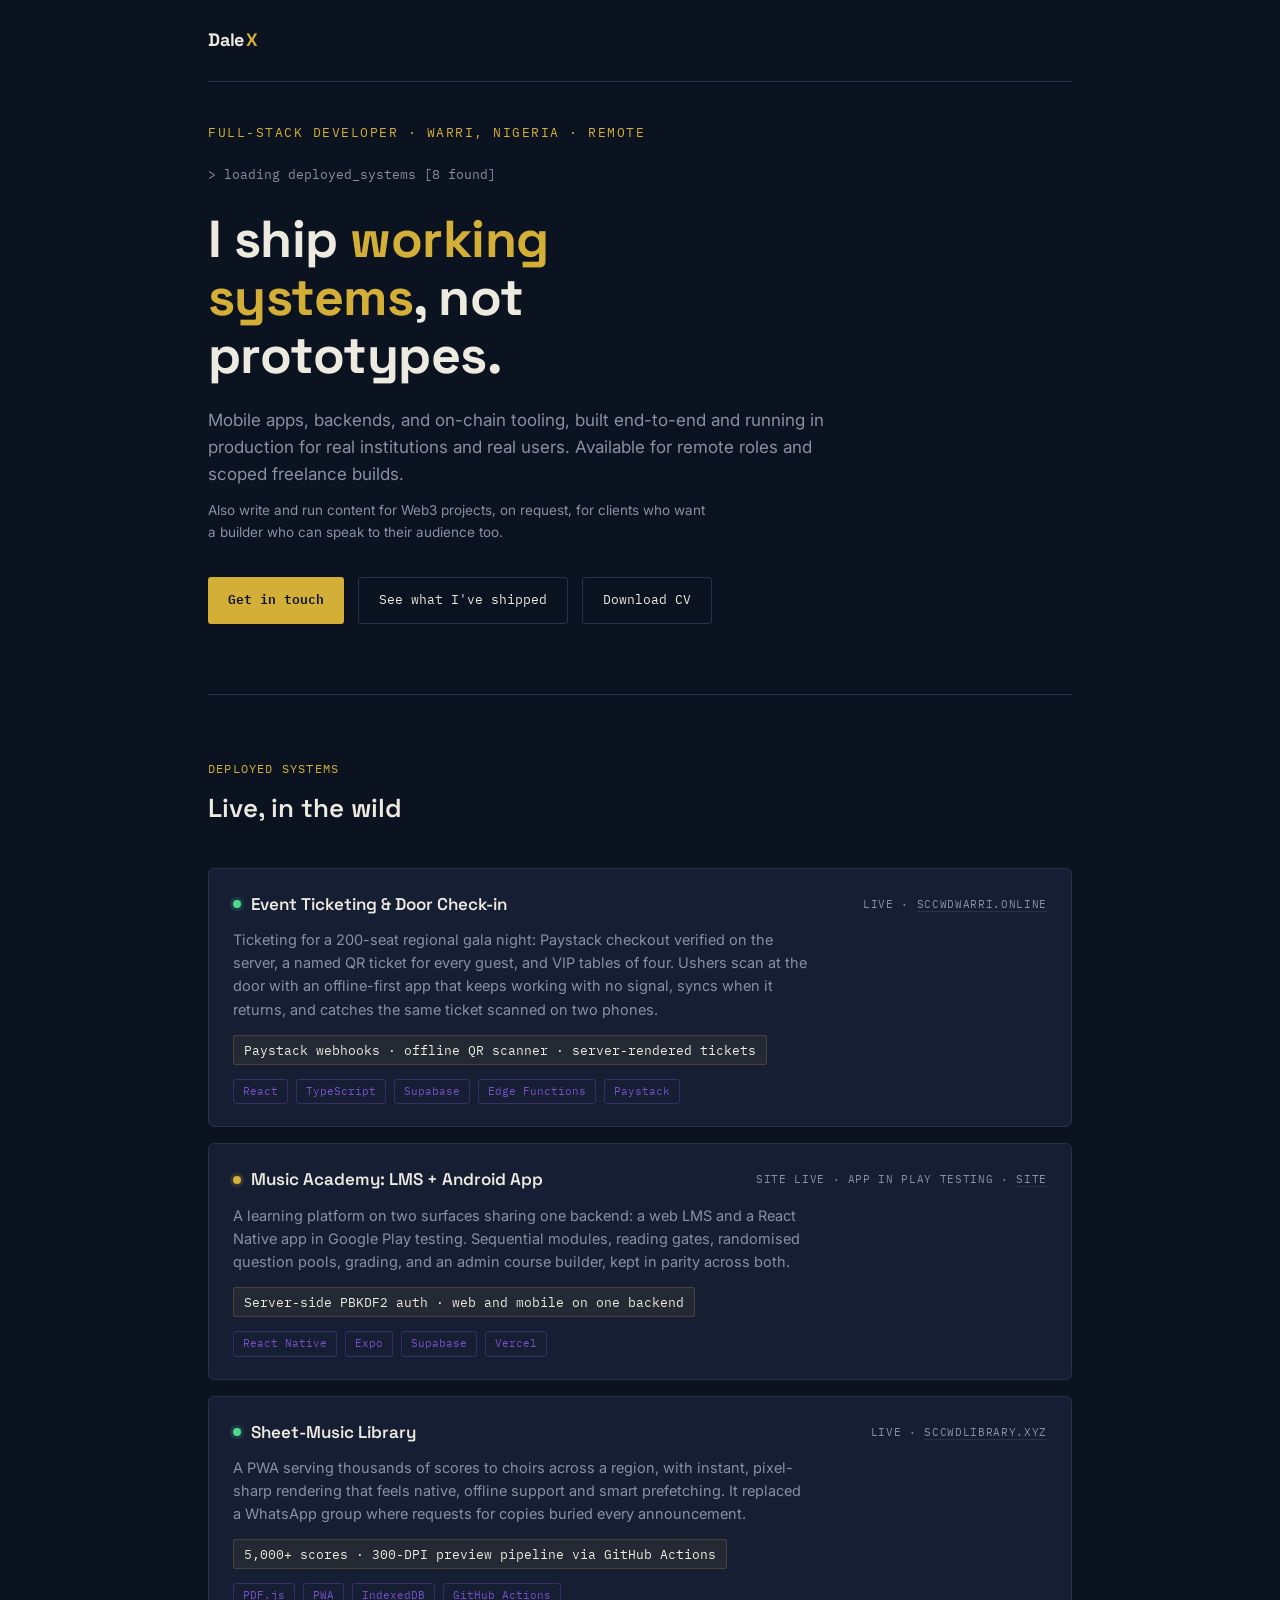
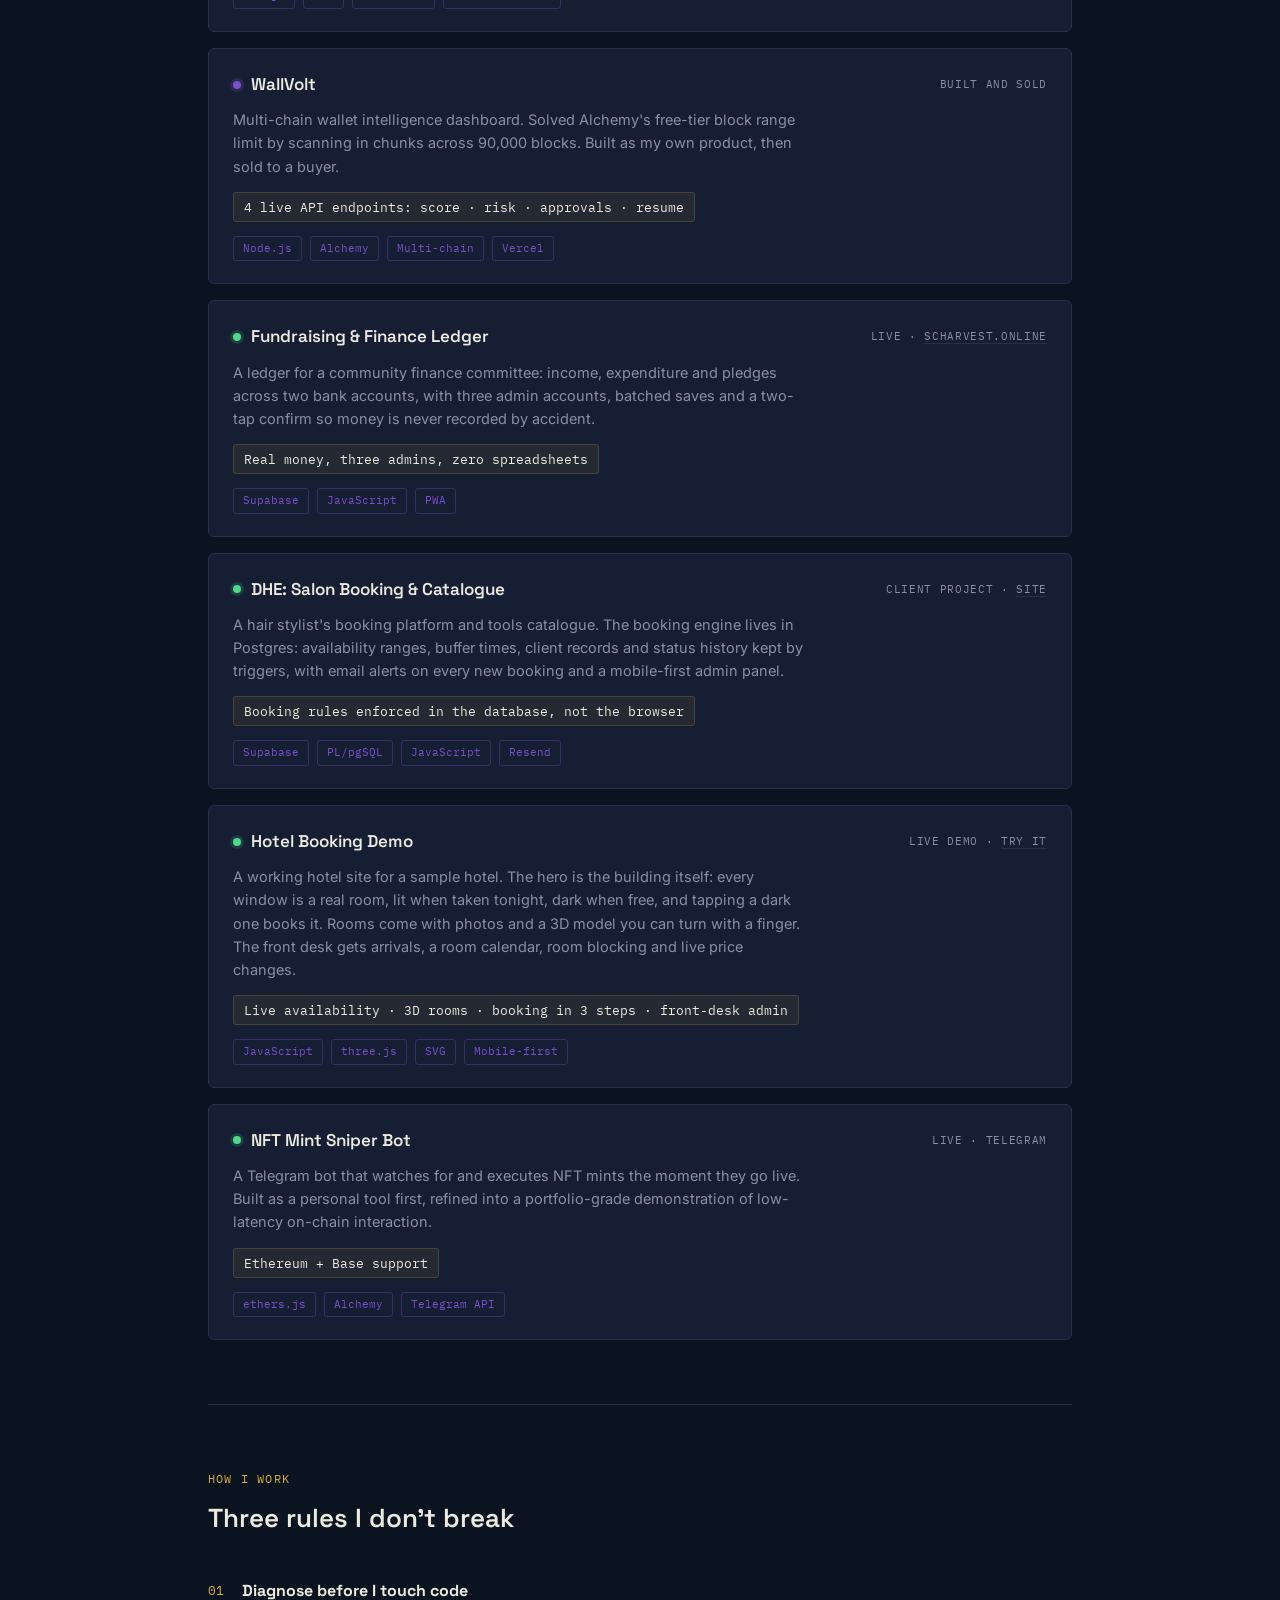
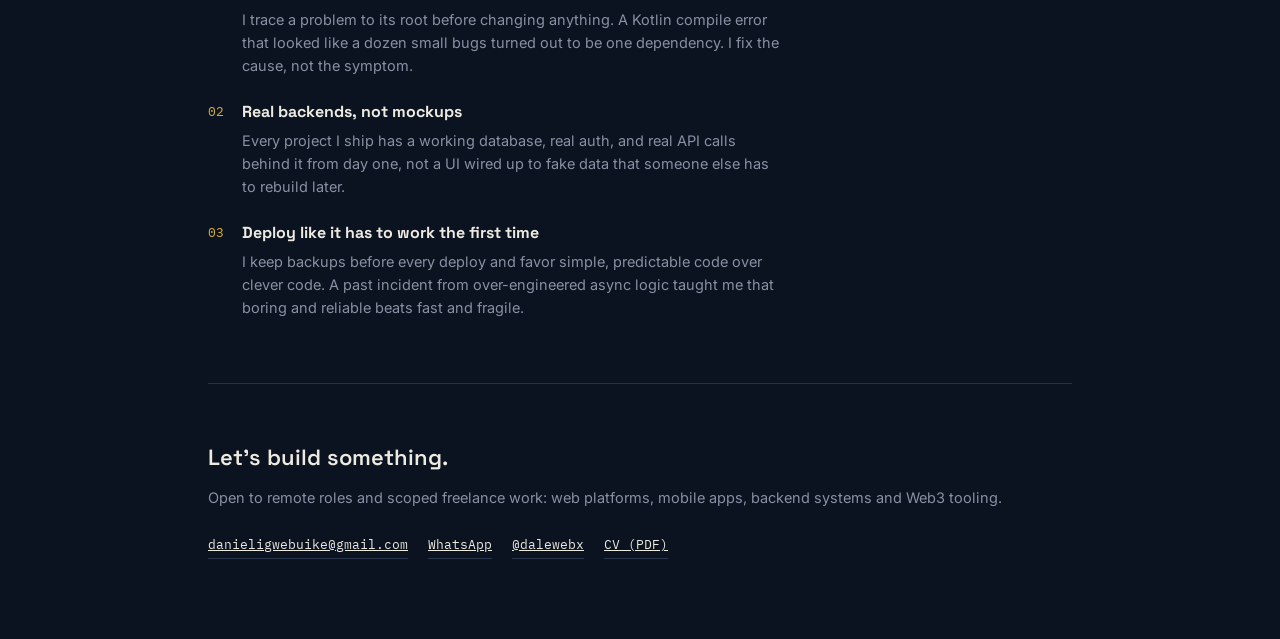
<file: index.html>
<!DOCTYPE html>
<html lang="en">
<head>
<meta charset="UTF-8">
<meta name="viewport" content="width=device-width, initial-scale=1.0">
<title>DaleX: Full-Stack Developer</title>
<meta name="description" content="Daniel Dale Igwebuike (DaleX), full-stack developer in Warri, Nigeria. Payments, offline-ready web apps, mobile apps and on-chain tools, built end to end and running in production.">
<meta property="og:title" content="DaleX: Full-Stack Developer">
<meta property="og:description" content="Web platforms, mobile apps and on-chain tools, built end to end and running in production. Available for remote and freelance work.">
<meta property="og:url" content="https://dalewebx.vercel.app/">
<meta property="og:type" content="website">
<link rel="icon" type="image/svg+xml" href="[data-uri]">
<style>
  @import url('https://fonts.googleapis.com/css2?family=Space+Grotesk:wght@400;500;600;700&family=Inter:wght@400;500;600&family=IBM+Plex+Mono:wght@400;500&display=swap');

  :root{
    --ink:#0B1220;
    --panel:#151E33;
    --panel-border:#26324a;
    --gold:#D4AF37;
    --violet:#7A4FC9;
    --bone:#EDEAE0;
    --slate:#8891A3;
  }

  *{box-sizing:border-box; margin:0; padding:0;}

  body{
    background:var(--ink);
    color:var(--bone);
    font-family:'Inter', sans-serif;
    line-height:1.6;
    -webkit-font-smoothing:antialiased;
  }

  a{color:inherit;}

  .wrap{
    max-width:920px;
    margin:0 auto;
    padding:0 28px;
  }

  /* ---------- HEADER ---------- */
  header{
    padding:26px 0;
  }
  .brand{
    font-family:'Space Grotesk', sans-serif;
    font-weight:700;
    font-size:18px;
    letter-spacing:-0.01em;
    display:inline-flex;
    align-items:baseline;
    gap:2px;
  }
  .brand .x{color:var(--gold);}

  /* ---------- HERO ---------- */
  .hero{
    padding:40px 0 70px;
    border-top:1px solid var(--panel-border);
    border-bottom:1px solid var(--panel-border);
  }

  .eyebrow{
    font-family:'IBM Plex Mono', monospace;
    font-size:12.5px;
    letter-spacing:0.12em;
    text-transform:uppercase;
    color:var(--gold);
    margin-bottom:22px;
  }

  .boot-log{
    font-family:'IBM Plex Mono', monospace;
    font-size:12.5px;
    color:var(--slate);
    margin-bottom:26px;
    min-height:20px;
  }
  .boot-log .cursor{
    display:inline-block;
    width:7px; height:14px;
    background:var(--gold);
    margin-left:2px;
    animation:blink 1s step-end infinite;
    vertical-align:middle;
  }
  @keyframes blink{50%{opacity:0;}}

  h1{
    font-family:'Space Grotesk', sans-serif;
    font-weight:700;
    font-size:clamp(34px, 5vw, 52px);
    line-height:1.12;
    letter-spacing:-0.01em;
    max-width:11.5ch;
    margin-bottom:22px;
  }
  h1 .accent{color:var(--gold);}

  .lede{
    font-size:17px;
    color:var(--slate);
    max-width:56ch;
    margin-bottom:34px;
  }

  .hero-cta{
    display:flex;
    gap:14px;
    flex-wrap:wrap;
  }
  .btn{
    font-family:'IBM Plex Mono', monospace;
    font-size:13px;
    padding:12px 20px;
    border-radius:3px;
    text-decoration:none;
    display:inline-block;
    transition:transform .15s ease, opacity .15s ease;
  }
  .btn:hover{transform:translateY(-1px);}
  .btn-primary{background:var(--gold); color:var(--ink); font-weight:600;}
  .btn-secondary{border:1px solid var(--panel-border); color:var(--bone);}

  /* ---------- SECTION LABELS ---------- */
  section{padding:64px 0; border-bottom:1px solid var(--panel-border);}
  .section-head{margin-bottom:38px;}
  .section-tag{
    font-family:'IBM Plex Mono', monospace;
    font-size:12px;
    color:var(--gold);
    letter-spacing:0.1em;
    text-transform:uppercase;
    margin-bottom:10px;
  }
  h2{
    font-family:'Space Grotesk', sans-serif;
    font-size:26px;
    font-weight:600;
  }

  /* ---------- SYSTEM CARDS ---------- */
  .systems{display:flex; flex-direction:column; gap:16px;}

  .sys-card{
    background:var(--panel);
    border:1px solid var(--panel-border);
    border-radius:6px;
    padding:22px 24px;
  }

  .sys-top{
    display:flex;
    align-items:center;
    justify-content:space-between;
    gap:16px;
    margin-bottom:10px;
    flex-wrap:wrap;
  }

  .sys-name{
    font-family:'Space Grotesk', sans-serif;
    font-weight:600;
    font-size:17px;
    display:flex;
    align-items:center;
    gap:10px;
  }

  .status-dot{
    width:8px; height:8px;
    border-radius:50%;
    background:#4CD98A;
    box-shadow:0 0 0 3px rgba(76,217,138,0.15);
    flex-shrink:0;
  }
  .status-dot.review{background:var(--gold); box-shadow:0 0 0 3px rgba(212,175,55,0.15);}
  .status-dot.sold{background:var(--violet); box-shadow:0 0 0 3px rgba(122,79,201,0.2);}
  .sys-status a{text-decoration:none; border-bottom:1px solid var(--panel-border);}
  .sys-status a:hover{color:var(--gold); border-color:var(--gold);}

  .sys-status{
    font-family:'IBM Plex Mono', monospace;
    font-size:11px;
    color:var(--slate);
    text-transform:uppercase;
    letter-spacing:0.06em;
  }

  .sys-desc{
    color:var(--slate);
    font-size:14.5px;
    margin-bottom:14px;
    max-width:64ch;
  }

  .sys-metric{
    font-family:'IBM Plex Mono', monospace;
    font-size:12.5px;
    color:var(--bone);
    background:rgba(212,175,55,0.08);
    border:1px solid rgba(212,175,55,0.2);
    padding:4px 10px;
    border-radius:3px;
    display:inline-block;
    margin-bottom:14px;
  }

  .tags{display:flex; flex-wrap:wrap; gap:8px;}
  .tag{
    font-family:'IBM Plex Mono', monospace;
    font-size:11px;
    color:var(--violet);
    border:1px solid rgba(122,79,201,0.35);
    padding:3px 9px;
    border-radius:3px;
  }

  /* ---------- HOW I WORK ---------- */
  .principles{display:grid; gap:22px;}
  .principle{
    display:grid;
    grid-template-columns:auto 1fr;
    gap:18px;
    align-items:start;
  }
  .principle-mark{
    font-family:'IBM Plex Mono', monospace;
    color:var(--gold);
    font-size:13px;
    padding-top:3px;
  }
  .principle h3{
    font-family:'Space Grotesk', sans-serif;
    font-size:16px;
    margin-bottom:4px;
  }
  .principle p{color:var(--slate); font-size:14.5px; max-width:60ch;}

  /* ---------- BACKGROUND ---------- */
  .bg-text{color:var(--slate); font-size:15px; max-width:64ch;}
  .bg-text strong{color:var(--bone); font-weight:600;}

  /* ---------- FOOTER ---------- */
  footer{padding:56px 0 80px;}
  .footer-head{
    font-family:'Space Grotesk', sans-serif;
    font-size:22px;
    font-weight:600;
    margin-bottom:10px;
  }
  .footer-sub{color:var(--slate); font-size:14.5px; margin-bottom:26px;}
  .contact-row{
    display:flex; gap:20px; flex-wrap:wrap;
    font-family:'IBM Plex Mono', monospace;
    font-size:13px;
  }
  .contact-row a{
    border-bottom:1px solid var(--panel-border);
    padding-bottom:2px;
    transition:border-color .15s ease, color .15s ease;
  }
  .contact-row a:hover{border-color:var(--gold); color:var(--gold);}

  @media (max-width:640px){
    .hero{padding:70px 0 50px;}
    .principle{grid-template-columns:1fr;}
    .principle-mark{padding-top:0;}
  }

  @media (prefers-reduced-motion: reduce){
    .cursor{animation:none;}
  }
</style>
</head>
<body>

<div class="wrap">

  <header>
    <div class="brand">Dale<span class="x">X</span></div>
  </header>

  <section class="hero">
    <div class="eyebrow">Full-Stack Developer · Warri, Nigeria · Remote</div>
    <div class="boot-log" id="bootLog"></div>
    <h1>I ship <span class="accent">working systems</span>, not prototypes.</h1>
    <p class="lede">Mobile apps, backends, and on-chain tooling, built end-to-end and running in production for real institutions and real users. Available for remote roles and scoped freelance builds.</p>
    <p style="color:var(--slate); font-size:13.5px; margin-top:-22px; margin-bottom:34px; max-width:56ch;">Also write and run content for Web3 projects, on request, for clients who want a builder who can speak to their audience too.</p>
    <div class="hero-cta">
      <a class="btn btn-primary" href="mailto:danieligwebuike@gmail.com">Get in touch</a>
      <a class="btn btn-secondary" href="#systems">See what I've shipped</a>
      <a class="btn btn-secondary" href="Daniel-Dale-Igwebuike-CV.pdf" download>Download CV</a>
    </div>
  </section>

  <section id="systems">
    <div class="section-head">
      <div class="section-tag">Deployed Systems</div>
      <h2>Live, in the wild</h2>
    </div>
    <div class="systems">

      <div class="sys-card">
        <div class="sys-top">
          <div class="sys-name"><span class="status-dot"></span>Event Ticketing &amp; Door Check-in</div>
          <div class="sys-status">Live · <a href="https://sccwdwarri.online" target="_blank" rel="noopener">sccwdwarri.online</a></div>
        </div>
        <p class="sys-desc">Ticketing for a 200-seat regional gala night: Paystack checkout verified on the server, a named QR ticket for every guest, and VIP tables of four. Ushers scan at the door with an offline-first app that keeps working with no signal, syncs when it returns, and catches the same ticket scanned on two phones.</p>
        <div class="sys-metric">Paystack webhooks · offline QR scanner · server-rendered tickets</div>
        <div class="tags">
          <span class="tag">React</span><span class="tag">TypeScript</span><span class="tag">Supabase</span><span class="tag">Edge Functions</span><span class="tag">Paystack</span>
        </div>
      </div>

      <div class="sys-card">
        <div class="sys-top">
          <div class="sys-name"><span class="status-dot review"></span>Music Academy: LMS + Android App</div>
          <div class="sys-status">Site live · App in Play testing · <a href="https://catholicmusicacademy.net" target="_blank" rel="noopener">site</a></div>
        </div>
        <p class="sys-desc">A learning platform on two surfaces sharing one backend: a web LMS and a React Native app in Google Play testing. Sequential modules, reading gates, randomised question pools, grading, and an admin course builder, kept in parity across both.</p>
        <div class="sys-metric">Server-side PBKDF2 auth · web and mobile on one backend</div>
        <div class="tags">
          <span class="tag">React Native</span><span class="tag">Expo</span><span class="tag">Supabase</span><span class="tag">Vercel</span>
        </div>
      </div>

      <div class="sys-card">
        <div class="sys-top">
          <div class="sys-name"><span class="status-dot"></span>Sheet-Music Library</div>
          <div class="sys-status">Live · <a href="https://sccwdlibrary.xyz" target="_blank" rel="noopener">sccwdlibrary.xyz</a></div>
        </div>
        <p class="sys-desc">A PWA serving thousands of scores to choirs across a region, with instant, pixel-sharp rendering that feels native, offline support and smart prefetching. It replaced a WhatsApp group where requests for copies buried every announcement.</p>
        <div class="sys-metric">5,000+ scores · 300-DPI preview pipeline via GitHub Actions</div>
        <div class="tags">
          <span class="tag">PDF.js</span><span class="tag">PWA</span><span class="tag">IndexedDB</span><span class="tag">GitHub Actions</span>
        </div>
      </div>

      <div class="sys-card">
        <div class="sys-top">
          <div class="sys-name"><span class="status-dot sold"></span>WallVolt</div>
          <div class="sys-status">Built and sold</div>
        </div>
        <p class="sys-desc">Multi-chain wallet intelligence dashboard. Solved Alchemy's free-tier block range limit by scanning in chunks across 90,000 blocks. Built as my own product, then sold to a buyer.</p>
        <div class="sys-metric">4 live API endpoints: score · risk · approvals · resume</div>
        <div class="tags">
          <span class="tag">Node.js</span><span class="tag">Alchemy</span><span class="tag">Multi-chain</span><span class="tag">Vercel</span>
        </div>
      </div>

      <div class="sys-card">
        <div class="sys-top">
          <div class="sys-name"><span class="status-dot"></span>Fundraising &amp; Finance Ledger</div>
          <div class="sys-status">Live · <a href="https://scharvest.online" target="_blank" rel="noopener">scharvest.online</a></div>
        </div>
        <p class="sys-desc">A ledger for a community finance committee: income, expenditure and pledges across two bank accounts, with three admin accounts, batched saves and a two-tap confirm so money is never recorded by accident.</p>
        <div class="sys-metric">Real money, three admins, zero spreadsheets</div>
        <div class="tags">
          <span class="tag">Supabase</span><span class="tag">JavaScript</span><span class="tag">PWA</span>
        </div>
      </div>

      <div class="sys-card">
        <div class="sys-top">
          <div class="sys-name"><span class="status-dot"></span>DHE: Salon Booking &amp; Catalogue</div>
          <div class="sys-status">Client project · <a href="https://dhe-site-eta.vercel.app/" target="_blank" rel="noopener">site</a></div>
        </div>
        <p class="sys-desc">A hair stylist's booking platform and tools catalogue. The booking engine lives in Postgres: availability ranges, buffer times, client records and status history kept by triggers, with email alerts on every new booking and a mobile-first admin panel.</p>
        <div class="sys-metric">Booking rules enforced in the database, not the browser</div>
        <div class="tags">
          <span class="tag">Supabase</span><span class="tag">PL/pgSQL</span><span class="tag">JavaScript</span><span class="tag">Resend</span>
        </div>
      </div>

      <div class="sys-card">
        <div class="sys-top">
          <div class="sys-name"><span class="status-dot"></span>Hotel Booking Demo</div>
          <div class="sys-status">Live demo · <a href="https://palmview-demo.vercel.app" target="_blank" rel="noopener">try it</a></div>
        </div>
        <p class="sys-desc">A working hotel site for a sample hotel. The hero is the building itself: every window is a real room, lit when taken tonight, dark when free, and tapping a dark one books it. Rooms come with photos and a 3D model you can turn with a finger. The front desk gets arrivals, a room calendar, room blocking and live price changes.</p>
        <div class="sys-metric">Live availability · 3D rooms · booking in 3 steps · front-desk admin</div>
        <div class="tags">
          <span class="tag">JavaScript</span><span class="tag">three.js</span><span class="tag">SVG</span><span class="tag">Mobile-first</span>
        </div>
      </div>

      <div class="sys-card">
        <div class="sys-top">
          <div class="sys-name"><span class="status-dot"></span>NFT Mint Sniper Bot</div>
          <div class="sys-status">Live · Telegram</div>
        </div>
        <p class="sys-desc">A Telegram bot that watches for and executes NFT mints the moment they go live. Built as a personal tool first, refined into a portfolio-grade demonstration of low-latency on-chain interaction.</p>
        <div class="sys-metric">Ethereum + Base support</div>
        <div class="tags">
          <span class="tag">ethers.js</span><span class="tag">Alchemy</span><span class="tag">Telegram API</span>
        </div>
      </div>

    </div>
  </section>

  <section>
    <div class="section-head">
      <div class="section-tag">How I Work</div>
      <h2>Three rules I don't break</h2>
    </div>
    <div class="principles">
      <div class="principle">
        <div class="principle-mark">01</div>
        <div>
          <h3>Diagnose before I touch code</h3>
          <p>I trace a problem to its root before changing anything. A Kotlin compile error that looked like a dozen small bugs turned out to be one dependency. I fix the cause, not the symptom.</p>
        </div>
      </div>
      <div class="principle">
        <div class="principle-mark">02</div>
        <div>
          <h3>Real backends, not mockups</h3>
          <p>Every project I ship has a working database, real auth, and real API calls behind it from day one, not a UI wired up to fake data that someone else has to rebuild later.</p>
        </div>
      </div>
      <div class="principle">
        <div class="principle-mark">03</div>
        <div>
          <h3>Deploy like it has to work the first time</h3>
          <p>I keep backups before every deploy and favor simple, predictable code over clever code. A past incident from over-engineered async logic taught me that boring and reliable beats fast and fragile.</p>
        </div>
      </div>
    </div>
  </section>

  <footer>
    <div class="footer-head">Let's build something.</div>
    <p class="footer-sub">Open to remote roles and scoped freelance work: web platforms, mobile apps, backend systems and Web3 tooling.</p>
    <div class="contact-row">
      <a href="mailto:danieligwebuike@gmail.com">danieligwebuike@gmail.com</a>
      <a href="https://wa.me/2349056209920" target="_blank" rel="noopener">WhatsApp</a>
      <a href="https://x.com/dalewebx" target="_blank" rel="noopener">@dalewebx</a>
      <a href="Daniel-Dale-Igwebuike-CV.pdf" download>CV (PDF)</a>
    </div>
  </footer>

</div>

<script>
  const lines = [
    "> initializing profile...",
    "> loading deployed_systems [8 found]",
    "> status: ready for new builds_"
  ];
  const el = document.getElementById('bootLog');
  let lineIndex = 0, charIndex = 0;

  function typeLine(){
    if(lineIndex >= lines.length){
      el.innerHTML = lines[lines.length-1] + '<span class="cursor"></span>';
      return;
    }
    const current = lines[lineIndex];
    el.textContent = current.slice(0, charIndex);
    charIndex++;
    if(charIndex <= current.length){
      setTimeout(typeLine, 18);
    } else {
      lineIndex++;
      charIndex = 0;
      setTimeout(typeLine, 350);
    }
  }
  typeLine();
</script>

</body>
</html>
</file>
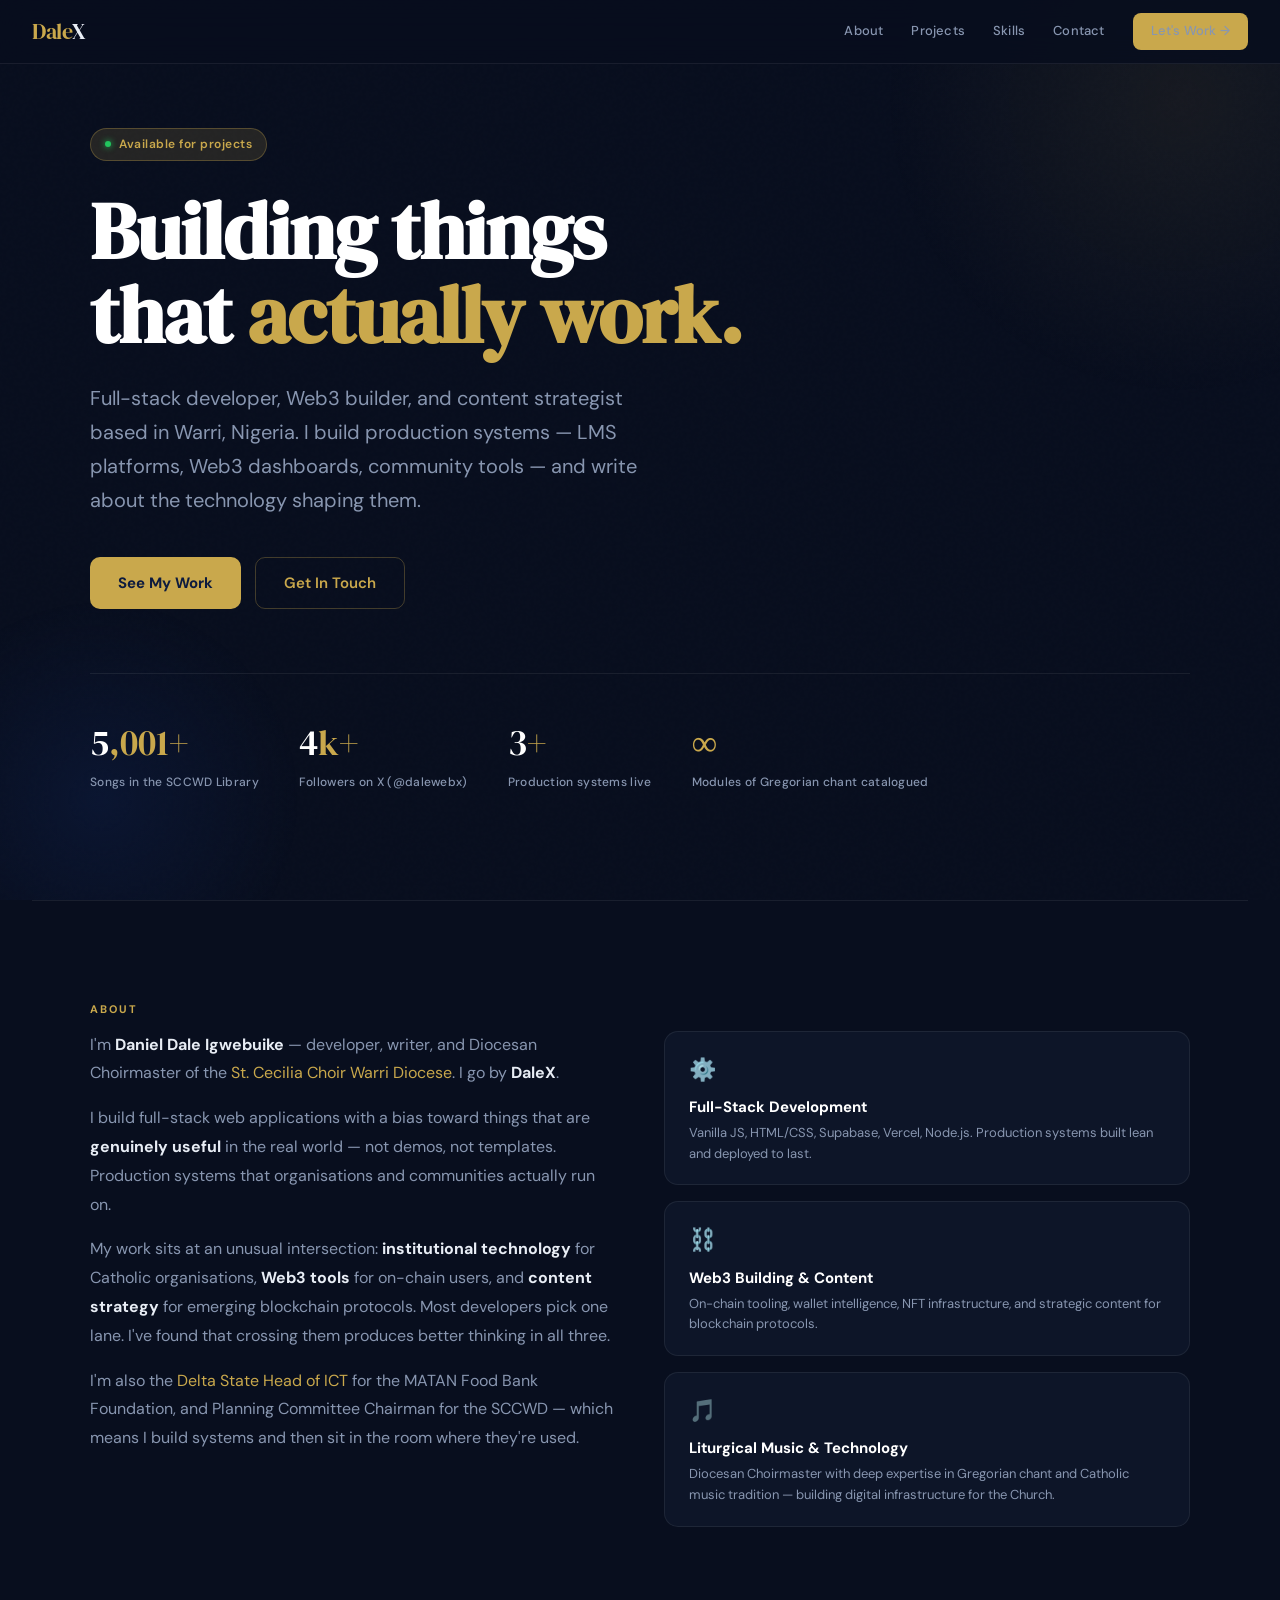
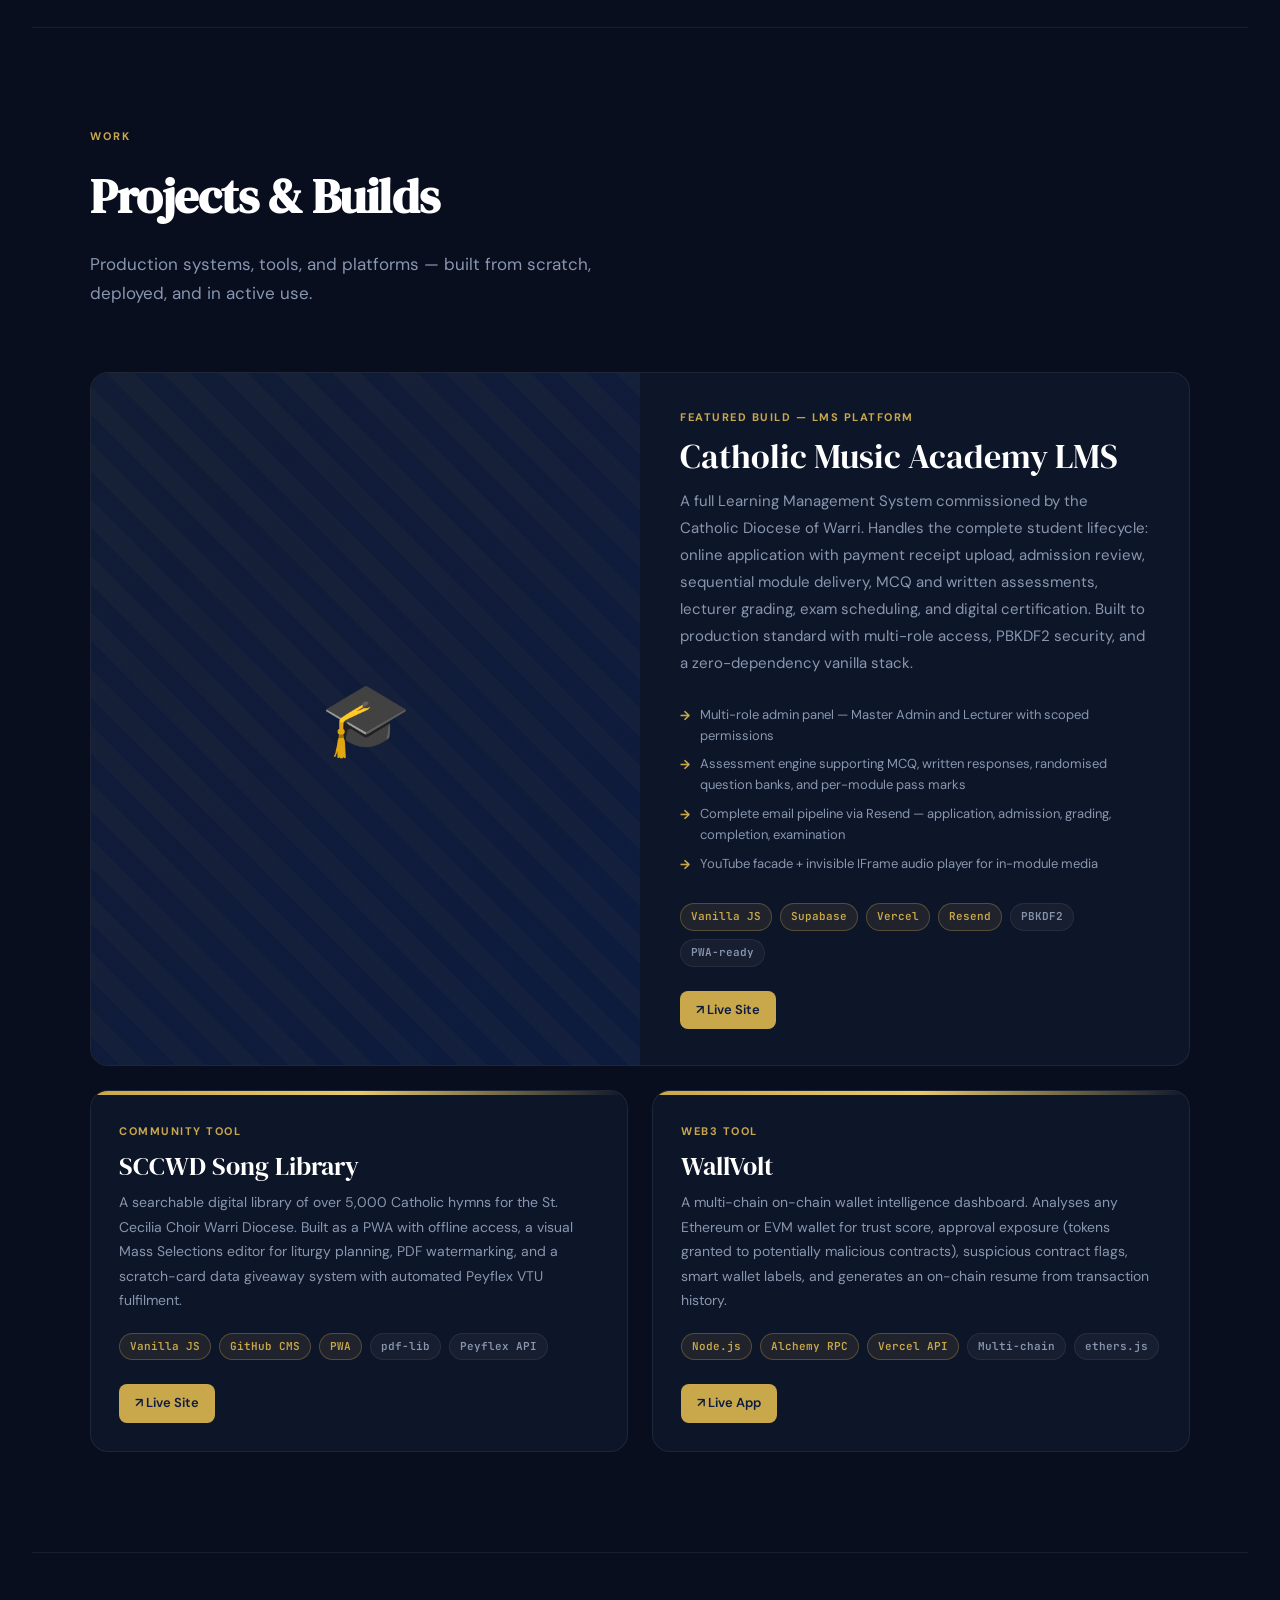
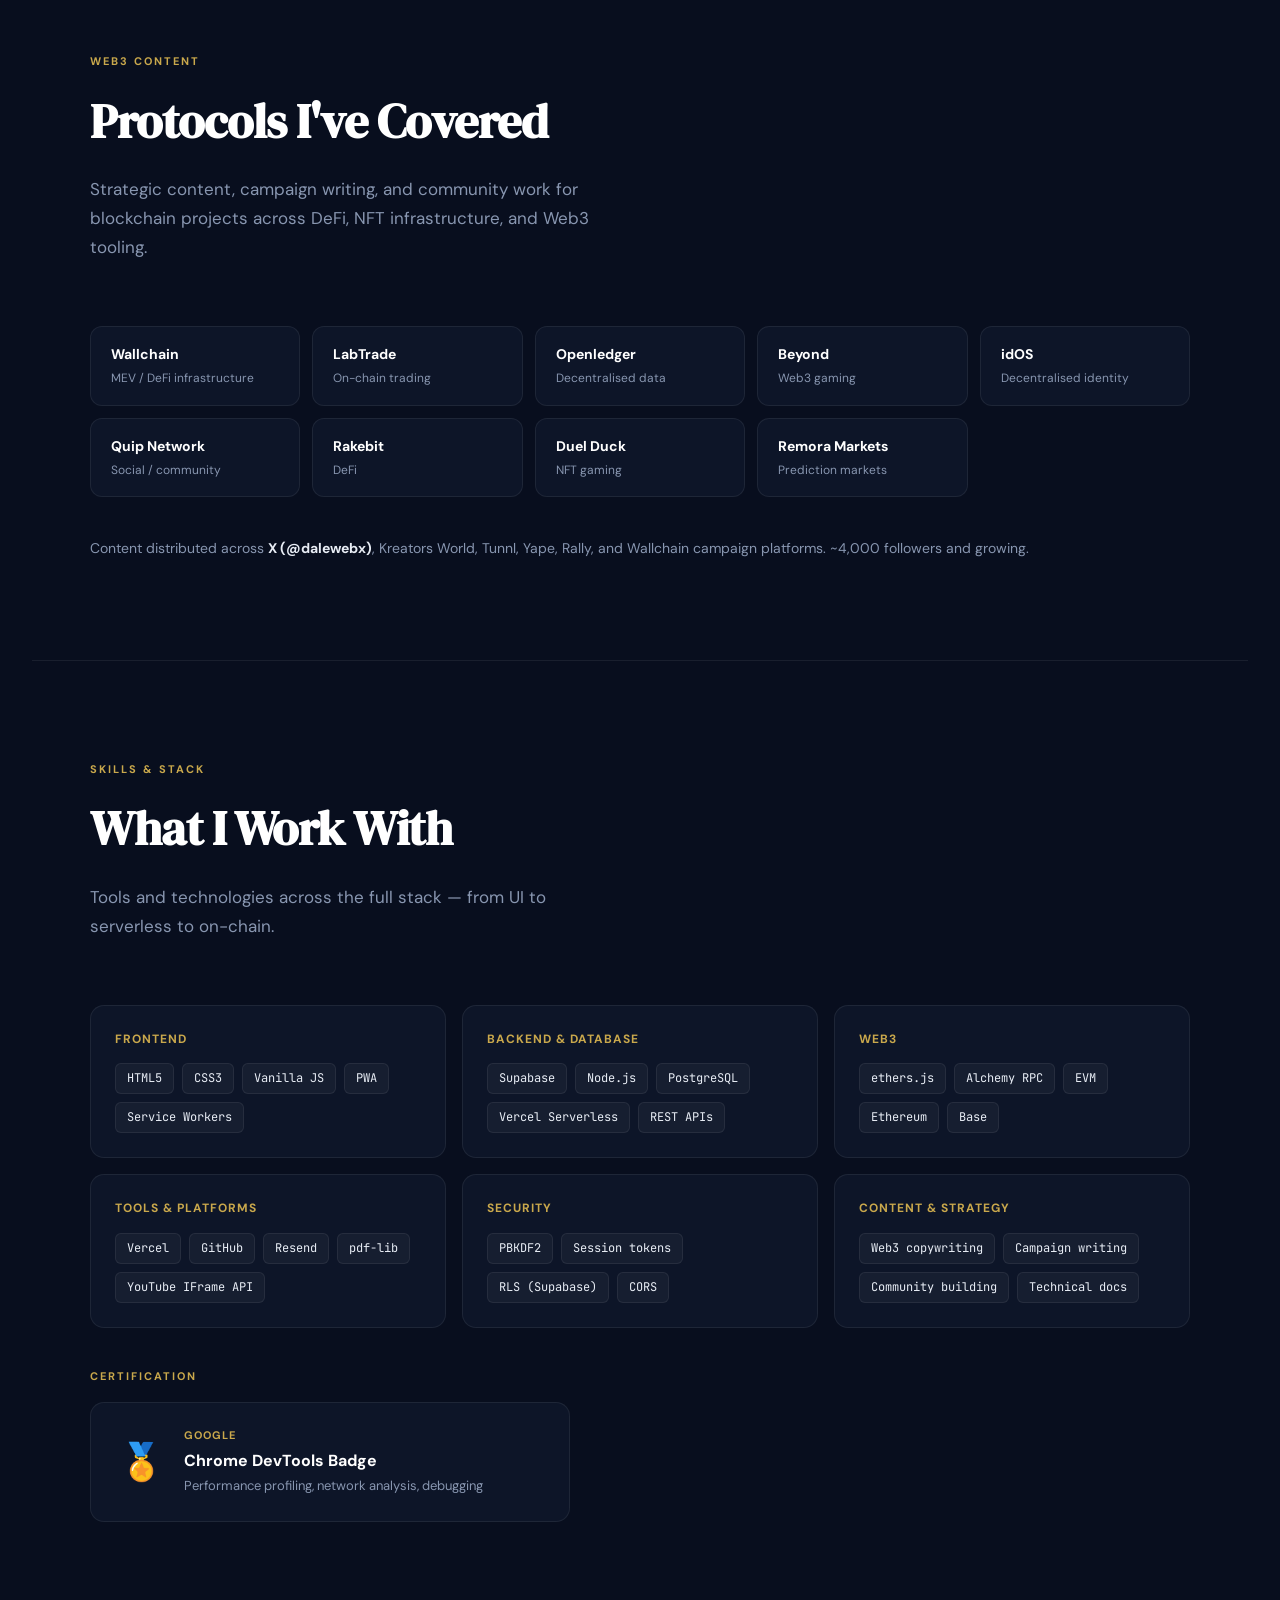
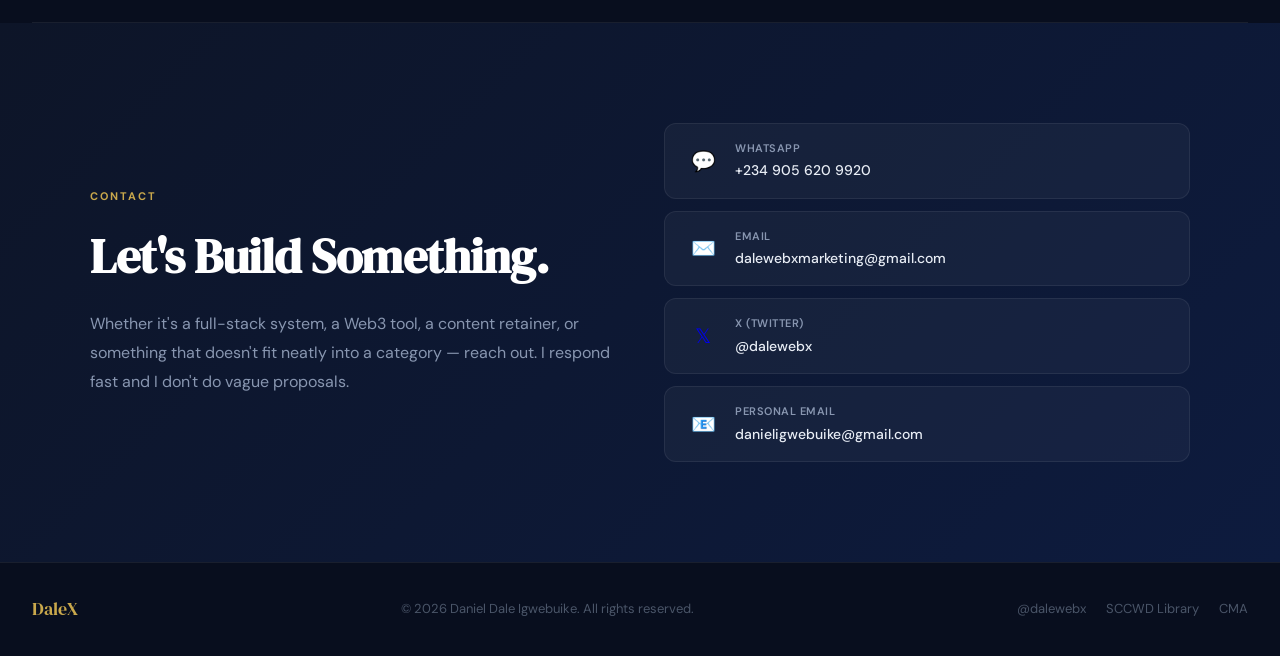
<file: index (40).html>
<!DOCTYPE html>
<html lang="en">
<head>
<meta charset="UTF-8"/>
<meta name="viewport" content="width=device-width,initial-scale=1.0"/>
<title>DaleX — Full-Stack Developer & Web3 Builder</title>
<link href="https://fonts.googleapis.com/css2?family=DM+Serif+Display:ital@0;1&family=DM+Sans:opsz,wght@9..40,300;9..40,400;9..40,500;9..40,600;9..40,700&family=JetBrains+Mono:wght@400;500&display=swap" rel="stylesheet"/>
<style>
*,*::before,*::after{box-sizing:border-box;margin:0;padding:0;}
:root{
  --bg:#080E1E;
  --bg2:#0D1528;
  --bg3:#111C35;
  --navy:#0D1B3E;
  --gold:#C9A84C;
  --gold2:#E8C96A;
  --gold-dim:rgba(201,168,76,0.15);
  --gold-border:rgba(201,168,76,0.3);
  --white:#FFFFFF;
  --text:#E8EDF5;
  --muted:#8896B0;
  --dim:#4A5568;
  --border:rgba(255,255,255,0.07);
  --card:#0D1528;
  --card2:#111C35;
  --ok:#22C55E;
  --tag-bg:rgba(201,168,76,0.1);
}
html{scroll-behavior:smooth;}
body{background:var(--bg);color:var(--text);font-family:'DM Sans',sans-serif;line-height:1.6;overflow-x:hidden;}

/* ── NOISE TEXTURE ── */
body::before{content:'';position:fixed;inset:0;background-image:url("data:image/svg+xml,%3Csvg viewBox='0 0 256 256' xmlns='http://www.w3.org/2000/svg'%3E%3Cfilter id='noise'%3E%3CfeTurbulence type='fractalNoise' baseFrequency='0.9' numOctaves='4' stitchTiles='stitch'/%3E%3C/filter%3E%3Crect width='100%25' height='100%25' filter='url(%23noise)' opacity='0.03'/%3E%3C/svg%3E");pointer-events:none;z-index:0;opacity:0.4;}

/* ── NAV ── */
nav{position:fixed;top:0;left:0;right:0;z-index:100;padding:0 32px;height:64px;display:flex;align-items:center;justify-content:space-between;border-bottom:1px solid var(--border);background:rgba(8,14,30,0.85);backdrop-filter:blur(16px);}
.nav-brand{font-family:'DM Serif Display',serif;font-size:22px;color:var(--gold);letter-spacing:-0.5px;text-decoration:none;}
.nav-brand span{color:var(--text);}
.nav-links{display:flex;align-items:center;gap:28px;}
.nav-links a{font-size:13px;font-weight:500;color:var(--muted);text-decoration:none;letter-spacing:0.2px;transition:color 0.2s;}
.nav-links a:hover{color:var(--gold);}
.nav-cta{background:var(--gold);color:var(--navy);padding:8px 18px;border-radius:8px;font-size:13px;font-weight:700;text-decoration:none;transition:all 0.2s;}
.nav-cta:hover{background:var(--gold2);transform:translateY(-1px);}
@media(max-width:600px){.nav-links{display:none;}}

/* ── HERO ── */
.hero{min-height:100vh;display:flex;align-items:center;padding:100px 32px 80px;position:relative;overflow:hidden;}
.hero-glow{position:absolute;top:-200px;right:-200px;width:600px;height:600px;background:radial-gradient(circle,rgba(201,168,76,0.08) 0%,transparent 70%);pointer-events:none;}
.hero-glow2{position:absolute;bottom:-100px;left:-100px;width:400px;height:400px;background:radial-gradient(circle,rgba(13,27,62,0.6) 0%,transparent 70%);pointer-events:none;}
.hero-inner{max-width:1100px;margin:0 auto;width:100%;position:relative;z-index:1;}
.hero-badge{display:inline-flex;align-items:center;gap:8px;background:var(--gold-dim);border:1px solid var(--gold-border);border-radius:100px;padding:6px 14px;font-size:12px;font-weight:600;color:var(--gold);letter-spacing:0.5px;margin-bottom:28px;}
.hero-badge::before{content:'';width:6px;height:6px;border-radius:50%;background:var(--ok);box-shadow:0 0 6px var(--ok);animation:pulse 2s infinite;}
@keyframes pulse{0%,100%{opacity:1;}50%{opacity:0.4;}}
.hero-title{font-family:'DM Serif Display',serif;font-size:clamp(42px,7vw,80px);line-height:1.05;color:var(--white);margin-bottom:24px;letter-spacing:-1px;}
.hero-title .gold{color:var(--gold);}
.hero-title .dim{color:var(--muted);}
.hero-sub{font-size:clamp(16px,2vw,20px);color:var(--muted);max-width:560px;line-height:1.7;margin-bottom:40px;}
.hero-actions{display:flex;gap:14px;flex-wrap:wrap;}
.btn-primary{background:var(--gold);color:var(--navy);padding:14px 28px;border-radius:10px;font-size:15px;font-weight:700;text-decoration:none;transition:all 0.2s;display:inline-flex;align-items:center;gap:8px;}
.btn-primary:hover{background:var(--gold2);transform:translateY(-2px);box-shadow:0 8px 24px rgba(201,168,76,0.25);}
.btn-outline{border:1.5px solid var(--gold-border);color:var(--gold);padding:13px 28px;border-radius:10px;font-size:15px;font-weight:600;text-decoration:none;transition:all 0.2s;display:inline-flex;align-items:center;gap:8px;}
.btn-outline:hover{border-color:var(--gold);background:var(--gold-dim);}
.hero-stats{display:flex;gap:40px;margin-top:64px;padding-top:40px;border-top:1px solid var(--border);flex-wrap:wrap;}
.stat-item{}
.stat-num{font-family:'DM Serif Display',serif;font-size:36px;color:var(--white);}
.stat-num span{color:var(--gold);}
.stat-label{font-size:12px;color:var(--muted);font-weight:500;letter-spacing:0.3px;margin-top:2px;}

/* ── SECTIONS ── */
section{padding:100px 32px;position:relative;}
.section-inner{max-width:1100px;margin:0 auto;}
.section-label{font-size:11px;font-weight:700;letter-spacing:2px;text-transform:uppercase;color:var(--gold);margin-bottom:12px;}
.section-title{font-family:'DM Serif Display',serif;font-size:clamp(32px,5vw,48px);color:var(--white);margin-bottom:16px;letter-spacing:-0.5px;}
.section-sub{font-size:17px;color:var(--muted);max-width:540px;line-height:1.7;margin-bottom:64px;}
.divider{height:1px;background:var(--border);margin:0 32px;}

/* ── ABOUT ── */
.about-grid{display:grid;grid-template-columns:1fr 1fr;gap:48px;align-items:start;}
@media(max-width:768px){.about-grid{grid-template-columns:1fr;}}
.about-text p{font-size:16px;color:var(--muted);line-height:1.8;margin-bottom:16px;}
.about-text p strong{color:var(--text);}
.about-text p .gold{color:var(--gold);}
.pillars{display:flex;flex-direction:column;gap:16px;}
.pillar{background:var(--card);border:1px solid var(--border);border-radius:14px;padding:20px 24px;transition:border-color 0.2s;}
.pillar:hover{border-color:var(--gold-border);}
.pillar-icon{font-size:22px;margin-bottom:8px;}
.pillar-title{font-size:15px;font-weight:700;color:var(--white);margin-bottom:4px;}
.pillar-desc{font-size:13px;color:var(--muted);line-height:1.6;}

/* ── PROJECTS ── */
.projects-grid{display:grid;grid-template-columns:repeat(auto-fill,minmax(480px,1fr));gap:24px;}
@media(max-width:560px){.projects-grid{grid-template-columns:1fr;}}
.project-card{background:var(--card);border:1px solid var(--border);border-radius:18px;overflow:hidden;transition:all 0.25s;position:relative;}
.project-card:hover{border-color:var(--gold-border);transform:translateY(-4px);box-shadow:0 16px 48px rgba(0,0,0,0.4);}
.project-card.featured{grid-column:1/-1;display:grid;grid-template-columns:1fr 1fr;gap:0;}
@media(max-width:800px){.project-card.featured{grid-template-columns:1fr;}}
.project-accent{height:4px;background:linear-gradient(90deg,var(--gold),var(--gold2),transparent);}
.project-body{padding:28px;}
.project-featured-body{padding:36px 40px;display:flex;flex-direction:column;justify-content:center;}
.project-featured-visual{background:linear-gradient(135deg,var(--bg3),var(--navy));display:flex;align-items:center;justify-content:center;min-height:260px;position:relative;overflow:hidden;}
.project-featured-visual::before{content:'';position:absolute;inset:0;background:repeating-linear-gradient(45deg,transparent,transparent 20px,rgba(201,168,76,0.03) 20px,rgba(201,168,76,0.03) 40px);}
.pf-icon{font-size:72px;position:relative;z-index:1;}
.project-type{font-size:11px;font-weight:700;letter-spacing:1.5px;text-transform:uppercase;color:var(--gold);margin-bottom:10px;}
.project-name{font-family:'DM Serif Display',serif;font-size:26px;color:var(--white);margin-bottom:8px;line-height:1.2;}
.project-name-lg{font-family:'DM Serif Display',serif;font-size:34px;color:var(--white);margin-bottom:12px;line-height:1.15;}
.project-desc{font-size:14px;color:var(--muted);line-height:1.75;margin-bottom:20px;}
.project-desc-lg{font-size:15px;color:var(--muted);line-height:1.8;margin-bottom:28px;}
.project-tags{display:flex;gap:8px;flex-wrap:wrap;margin-bottom:24px;}
.tag{background:var(--tag-bg);border:1px solid var(--gold-border);color:var(--gold);font-size:11px;font-weight:600;padding:4px 10px;border-radius:100px;font-family:'JetBrains Mono',monospace;}
.tag.dim{background:rgba(255,255,255,0.04);border-color:var(--border);color:var(--muted);}
.project-links{display:flex;gap:10px;flex-wrap:wrap;}
.link-btn{display:inline-flex;align-items:center;gap:6px;font-size:13px;font-weight:600;text-decoration:none;padding:9px 16px;border-radius:8px;transition:all 0.18s;}
.link-live{background:var(--gold);color:var(--navy);}
.link-live:hover{background:var(--gold2);}
.link-ghost{border:1px solid var(--border);color:var(--muted);}
.link-ghost:hover{border-color:var(--gold-border);color:var(--gold);}
.project-highlights{display:flex;flex-direction:column;gap:8px;margin-bottom:28px;}
.highlight{display:flex;align-items:flex-start;gap:10px;font-size:13px;color:var(--muted);}
.highlight::before{content:'→';color:var(--gold);font-weight:700;margin-top:1px;flex-shrink:0;}

/* ── WEB3 CONTENT ── */
.content-grid{display:grid;grid-template-columns:repeat(auto-fill,minmax(200px,1fr));gap:12px;margin-bottom:40px;}
.content-pill{background:var(--card);border:1px solid var(--border);border-radius:12px;padding:16px 20px;transition:all 0.2s;}
.content-pill:hover{border-color:var(--gold-border);}
.content-pill-name{font-size:14px;font-weight:700;color:var(--white);margin-bottom:4px;}
.content-pill-cat{font-size:12px;color:var(--muted);}

/* ── SKILLS ── */
.skills-grid{display:grid;grid-template-columns:repeat(auto-fill,minmax(280px,1fr));gap:16px;}
.skill-group{background:var(--card);border:1px solid var(--border);border-radius:14px;padding:24px;}
.skill-group-title{font-size:12px;font-weight:700;letter-spacing:1px;text-transform:uppercase;color:var(--gold);margin-bottom:14px;}
.skill-items{display:flex;flex-wrap:wrap;gap:8px;}
.skill-item{background:rgba(255,255,255,0.04);border:1px solid var(--border);border-radius:6px;padding:5px 11px;font-size:12px;color:var(--text);font-family:'JetBrains Mono',monospace;}

/* ── CERT ── */
.cert-card{background:var(--card);border:1px solid var(--border);border-radius:14px;padding:24px 28px;display:flex;align-items:center;gap:20px;max-width:480px;}
.cert-icon{font-size:36px;flex-shrink:0;}
.cert-issuer{font-size:11px;font-weight:700;letter-spacing:1px;text-transform:uppercase;color:var(--gold);margin-bottom:4px;}
.cert-name{font-size:16px;font-weight:700;color:var(--white);margin-bottom:2px;}
.cert-sub{font-size:13px;color:var(--muted);}

/* ── CONTACT ── */
.contact-section{background:linear-gradient(135deg,var(--bg2),var(--navy));}
.contact-grid{display:grid;grid-template-columns:1fr 1fr;gap:48px;align-items:center;}
@media(max-width:768px){.contact-grid{grid-template-columns:1fr;}}
.contact-links{display:flex;flex-direction:column;gap:12px;}
.contact-link{display:flex;align-items:center;gap:14px;background:rgba(255,255,255,0.04);border:1px solid var(--border);border-radius:12px;padding:16px 20px;text-decoration:none;transition:all 0.2s;}
.contact-link:hover{border-color:var(--gold-border);background:var(--gold-dim);}
.contact-link-icon{font-size:20px;width:36px;text-align:center;flex-shrink:0;}
.contact-link-label{font-size:11px;color:var(--muted);font-weight:600;letter-spacing:0.5px;text-transform:uppercase;margin-bottom:2px;}
.contact-link-val{font-size:14px;color:var(--text);font-weight:500;}

/* ── FOOTER ── */
footer{padding:32px;border-top:1px solid var(--border);display:flex;align-items:center;justify-content:space-between;flex-wrap:wrap;gap:16px;}
.footer-brand{font-family:'DM Serif Display',serif;font-size:18px;color:var(--gold);}
.footer-credit{font-size:13px;color:var(--dim);}
.footer-links{display:flex;gap:20px;}
.footer-links a{font-size:13px;color:var(--dim);text-decoration:none;transition:color 0.2s;}
.footer-links a:hover{color:var(--gold);}
</style>
</head>
<body>

<!-- NAV -->
<nav>
  <a class="nav-brand" href="#top">Dale<span>X</span></a>
  <div class="nav-links">
    <a href="#about">About</a>
    <a href="#projects">Projects</a>
    <a href="#skills">Skills</a>
    <a href="#contact">Contact</a>
    <a class="nav-cta" href="https://wa.me/2349056209920" target="_blank">Let's Work →</a>
  </div>
</nav>

<!-- HERO -->
<section class="hero" id="top">
  <div class="hero-glow"></div>
  <div class="hero-glow2"></div>
  <div class="hero-inner">
    <div class="hero-badge">Available for projects</div>
    <h1 class="hero-title">
      Building things<br>
      that <span class="gold">actually work.</span>
    </h1>
    <p class="hero-sub">Full-stack developer, Web3 builder, and content strategist based in Warri, Nigeria. I build production systems — LMS platforms, Web3 dashboards, community tools — and write about the technology shaping them.</p>
    <div class="hero-actions">
      <a class="btn-primary" href="#projects">See My Work</a>
      <a class="btn-outline" href="#contact">Get In Touch</a>
    </div>
    <div class="hero-stats">
      <div class="stat-item">
        <div class="stat-num">5<span>,001+</span></div>
        <div class="stat-label">Songs in the SCCWD Library</div>
      </div>
      <div class="stat-item">
        <div class="stat-num">4<span>k+</span></div>
        <div class="stat-label">Followers on X (@dalewebx)</div>
      </div>
      <div class="stat-item">
        <div class="stat-num">3<span>+</span></div>
        <div class="stat-label">Production systems live</div>
      </div>
      <div class="stat-item">
        <div class="stat-num"><span>∞</span></div>
        <div class="stat-label">Modules of Gregorian chant catalogued</div>
      </div>
    </div>
  </div>
</section>

<div class="divider"></div>

<!-- ABOUT -->
<section id="about">
  <div class="section-inner">
    <div class="section-label">About</div>
    <div class="about-grid">
      <div class="about-text">
        <p>I'm <strong>Daniel Dale Igwebuike</strong> — developer, writer, and Diocesan Choirmaster of the <span class="gold">St. Cecilia Choir Warri Diocese</span>. I go by <strong>DaleX</strong>.</p>
        <p>I build full-stack web applications with a bias toward things that are <strong>genuinely useful</strong> in the real world — not demos, not templates. Production systems that organisations and communities actually run on.</p>
        <p>My work sits at an unusual intersection: <strong>institutional technology</strong> for Catholic organisations, <strong>Web3 tools</strong> for on-chain users, and <strong>content strategy</strong> for emerging blockchain protocols. Most developers pick one lane. I've found that crossing them produces better thinking in all three.</p>
        <p>I'm also the <span class="gold">Delta State Head of ICT</span> for the MATAN Food Bank Foundation, and Planning Committee Chairman for the SCCWD — which means I build systems and then sit in the room where they're used.</p>
      </div>
      <div class="pillars">
        <div class="pillar">
          <div class="pillar-icon">⚙️</div>
          <div class="pillar-title">Full-Stack Development</div>
          <div class="pillar-desc">Vanilla JS, HTML/CSS, Supabase, Vercel, Node.js. Production systems built lean and deployed to last.</div>
        </div>
        <div class="pillar">
          <div class="pillar-icon">⛓️</div>
          <div class="pillar-title">Web3 Building & Content</div>
          <div class="pillar-desc">On-chain tooling, wallet intelligence, NFT infrastructure, and strategic content for blockchain protocols.</div>
        </div>
        <div class="pillar">
          <div class="pillar-icon">🎵</div>
          <div class="pillar-title">Liturgical Music & Technology</div>
          <div class="pillar-desc">Diocesan Choirmaster with deep expertise in Gregorian chant and Catholic music tradition — building digital infrastructure for the Church.</div>
        </div>
      </div>
    </div>
  </div>
</section>

<div class="divider"></div>

<!-- PROJECTS -->
<section id="projects">
  <div class="section-inner">
    <div class="section-label">Work</div>
    <h2 class="section-title">Projects & Builds</h2>
    <p class="section-sub">Production systems, tools, and platforms — built from scratch, deployed, and in active use.</p>

    <div class="projects-grid">

      <!-- FEATURED: CMA LMS -->
      <div class="project-card featured">
        <div class="project-featured-visual">
          <div class="pf-icon">🎓</div>
        </div>
        <div class="project-featured-body">
          <div class="project-type">Featured Build — LMS Platform</div>
          <div class="project-name-lg">Catholic Music Academy LMS</div>
          <p class="project-desc-lg">A full Learning Management System commissioned by the Catholic Diocese of Warri. Handles the complete student lifecycle: online application with payment receipt upload, admission review, sequential module delivery, MCQ and written assessments, lecturer grading, exam scheduling, and digital certification. Built to production standard with multi-role access, PBKDF2 security, and a zero-dependency vanilla stack.</p>
          <div class="project-highlights">
            <div class="highlight">Multi-role admin panel — Master Admin and Lecturer with scoped permissions</div>
            <div class="highlight">Assessment engine supporting MCQ, written responses, randomised question banks, and per-module pass marks</div>
            <div class="highlight">Complete email pipeline via Resend — application, admission, grading, completion, examination</div>
            <div class="highlight">YouTube facade + invisible IFrame audio player for in-module media</div>
          </div>
          <div class="project-tags">
            <span class="tag">Vanilla JS</span>
            <span class="tag">Supabase</span>
            <span class="tag">Vercel</span>
            <span class="tag">Resend</span>
            <span class="tag dim">PBKDF2</span>
            <span class="tag dim">PWA-ready</span>
          </div>
          <div class="project-links">
            <a class="link-btn link-live" href="https://catholicmusicacademy.net" target="_blank">↗ Live Site</a>
          </div>
        </div>
      </div>

      <!-- SCCWD LIBRARY -->
      <div class="project-card">
        <div class="project-accent"></div>
        <div class="project-body">
          <div class="project-type">Community Tool</div>
          <div class="project-name">SCCWD Song Library</div>
          <p class="project-desc">A searchable digital library of over 5,000 Catholic hymns for the St. Cecilia Choir Warri Diocese. Built as a PWA with offline access, a visual Mass Selections editor for liturgy planning, PDF watermarking, and a scratch-card data giveaway system with automated Peyflex VTU fulfilment.</p>
          <div class="project-tags">
            <span class="tag">Vanilla JS</span>
            <span class="tag">GitHub CMS</span>
            <span class="tag">PWA</span>
            <span class="tag dim">pdf-lib</span>
            <span class="tag dim">Peyflex API</span>
          </div>
          <div class="project-links">
            <a class="link-btn link-live" href="https://sccwdlibrary.xyz" target="_blank">↗ Live Site</a>
          </div>
        </div>
      </div>

      <!-- WALLVOLT -->
      <div class="project-card">
        <div class="project-accent"></div>
        <div class="project-body">
          <div class="project-type">Web3 Tool</div>
          <div class="project-name">WallVolt</div>
          <p class="project-desc">A multi-chain on-chain wallet intelligence dashboard. Analyses any Ethereum or EVM wallet for trust score, approval exposure (tokens granted to potentially malicious contracts), suspicious contract flags, smart wallet labels, and generates an on-chain resume from transaction history.</p>
          <div class="project-tags">
            <span class="tag">Node.js</span>
            <span class="tag">Alchemy RPC</span>
            <span class="tag">Vercel API</span>
            <span class="tag dim">Multi-chain</span>
            <span class="tag dim">ethers.js</span>
          </div>
          <div class="project-links">
            <a class="link-btn link-live" href="https://wallvolt.vercel.app" target="_blank">↗ Live App</a>
          </div>
        </div>
      </div>

    </div>
  </div>
</section>

<div class="divider"></div>

<!-- WEB3 CONTENT -->
<section>
  <div class="section-inner">
    <div class="section-label">Web3 Content</div>
    <h2 class="section-title">Protocols I've Covered</h2>
    <p class="section-sub">Strategic content, campaign writing, and community work for blockchain projects across DeFi, NFT infrastructure, and Web3 tooling.</p>
    <div class="content-grid">
      <div class="content-pill"><div class="content-pill-name">Wallchain</div><div class="content-pill-cat">MEV / DeFi infrastructure</div></div>
      <div class="content-pill"><div class="content-pill-name">LabTrade</div><div class="content-pill-cat">On-chain trading</div></div>
      <div class="content-pill"><div class="content-pill-name">Openledger</div><div class="content-pill-cat">Decentralised data</div></div>
      <div class="content-pill"><div class="content-pill-name">Beyond</div><div class="content-pill-cat">Web3 gaming</div></div>
      <div class="content-pill"><div class="content-pill-name">idOS</div><div class="content-pill-cat">Decentralised identity</div></div>
      <div class="content-pill"><div class="content-pill-name">Quip Network</div><div class="content-pill-cat">Social / community</div></div>
      <div class="content-pill"><div class="content-pill-name">Rakebit</div><div class="content-pill-cat">DeFi</div></div>
      <div class="content-pill"><div class="content-pill-name">Duel Duck</div><div class="content-pill-cat">NFT gaming</div></div>
      <div class="content-pill"><div class="content-pill-name">Remora Markets</div><div class="content-pill-cat">Prediction markets</div></div>
    </div>
    <p style="font-size:14px;color:var(--muted);">Content distributed across <strong style="color:var(--text);">X (@dalewebx)</strong>, Kreators World, Tunnl, Yape, Rally, and Wallchain campaign platforms. ~4,000 followers and growing.</p>
  </div>
</section>

<div class="divider"></div>

<!-- SKILLS -->
<section id="skills">
  <div class="section-inner">
    <div class="section-label">Skills & Stack</div>
    <h2 class="section-title">What I Work With</h2>
    <p class="section-sub">Tools and technologies across the full stack — from UI to serverless to on-chain.</p>
    <div class="skills-grid">
      <div class="skill-group">
        <div class="skill-group-title">Frontend</div>
        <div class="skill-items">
          <span class="skill-item">HTML5</span><span class="skill-item">CSS3</span><span class="skill-item">Vanilla JS</span><span class="skill-item">PWA</span><span class="skill-item">Service Workers</span>
        </div>
      </div>
      <div class="skill-group">
        <div class="skill-group-title">Backend & Database</div>
        <div class="skill-items">
          <span class="skill-item">Supabase</span><span class="skill-item">Node.js</span><span class="skill-item">PostgreSQL</span><span class="skill-item">Vercel Serverless</span><span class="skill-item">REST APIs</span>
        </div>
      </div>
      <div class="skill-group">
        <div class="skill-group-title">Web3</div>
        <div class="skill-items">
          <span class="skill-item">ethers.js</span><span class="skill-item">Alchemy RPC</span><span class="skill-item">EVM</span><span class="skill-item">Ethereum</span><span class="skill-item">Base</span>
        </div>
      </div>
      <div class="skill-group">
        <div class="skill-group-title">Tools & Platforms</div>
        <div class="skill-items">
          <span class="skill-item">Vercel</span><span class="skill-item">GitHub</span><span class="skill-item">Resend</span><span class="skill-item">pdf-lib</span><span class="skill-item">YouTube IFrame API</span>
        </div>
      </div>
      <div class="skill-group">
        <div class="skill-group-title">Security</div>
        <div class="skill-items">
          <span class="skill-item">PBKDF2</span><span class="skill-item">Session tokens</span><span class="skill-item">RLS (Supabase)</span><span class="skill-item">CORS</span>
        </div>
      </div>
      <div class="skill-group">
        <div class="skill-group-title">Content & Strategy</div>
        <div class="skill-items">
          <span class="skill-item">Web3 copywriting</span><span class="skill-item">Campaign writing</span><span class="skill-item">Community building</span><span class="skill-item">Technical docs</span>
        </div>
      </div>
    </div>
    <div style="margin-top:40px;">
      <div class="section-label" style="margin-bottom:16px;">Certification</div>
      <div class="cert-card">
        <div class="cert-icon">🏅</div>
        <div>
          <div class="cert-issuer">Google</div>
          <div class="cert-name">Chrome DevTools Badge</div>
          <div class="cert-sub">Performance profiling, network analysis, debugging</div>
        </div>
      </div>
    </div>
  </div>
</section>

<div class="divider"></div>

<!-- CONTACT -->
<section id="contact" class="contact-section">
  <div class="section-inner">
    <div class="contact-grid">
      <div>
        <div class="section-label">Contact</div>
        <h2 class="section-title">Let's Build Something.</h2>
        <p style="font-size:16px;color:var(--muted);line-height:1.8;margin-bottom:0;">Whether it's a full-stack system, a Web3 tool, a content retainer, or something that doesn't fit neatly into a category — reach out. I respond fast and I don't do vague proposals.</p>
      </div>
      <div class="contact-links">
        <a class="contact-link" href="https://wa.me/2349056209920" target="_blank">
          <div class="contact-link-icon">💬</div>
          <div>
            <div class="contact-link-label">WhatsApp</div>
            <div class="contact-link-val">+234 905 620 9920</div>
          </div>
        </a>
        <a class="contact-link" href="mailto:dalewebxmarketing@gmail.com">
          <div class="contact-link-icon">✉️</div>
          <div>
            <div class="contact-link-label">Email</div>
            <div class="contact-link-val">dalewebxmarketing@gmail.com</div>
          </div>
        </a>
        <a class="contact-link" href="https://x.com/dalewebx" target="_blank">
          <div class="contact-link-icon">𝕏</div>
          <div>
            <div class="contact-link-label">X (Twitter)</div>
            <div class="contact-link-val">@dalewebx</div>
          </div>
        </a>
        <a class="contact-link" href="mailto:danieligwebuike@gmail.com">
          <div class="contact-link-icon">📧</div>
          <div>
            <div class="contact-link-label">Personal Email</div>
            <div class="contact-link-val">danieligwebuike@gmail.com</div>
          </div>
        </a>
      </div>
    </div>
  </div>
</section>

<!-- FOOTER -->
<footer>
  <div class="footer-brand">DaleX</div>
  <div class="footer-credit">© 2026 Daniel Dale Igwebuike. All rights reserved.</div>
  <div class="footer-links">
    <a href="https://x.com/dalewebx" target="_blank">@dalewebx</a>
    <a href="https://sccwdlibrary.xyz" target="_blank">SCCWD Library</a>
    <a href="https://catholicmusicacademy.net" target="_blank">CMA</a>
  </div>
</footer>

</body>
</html>
</file>
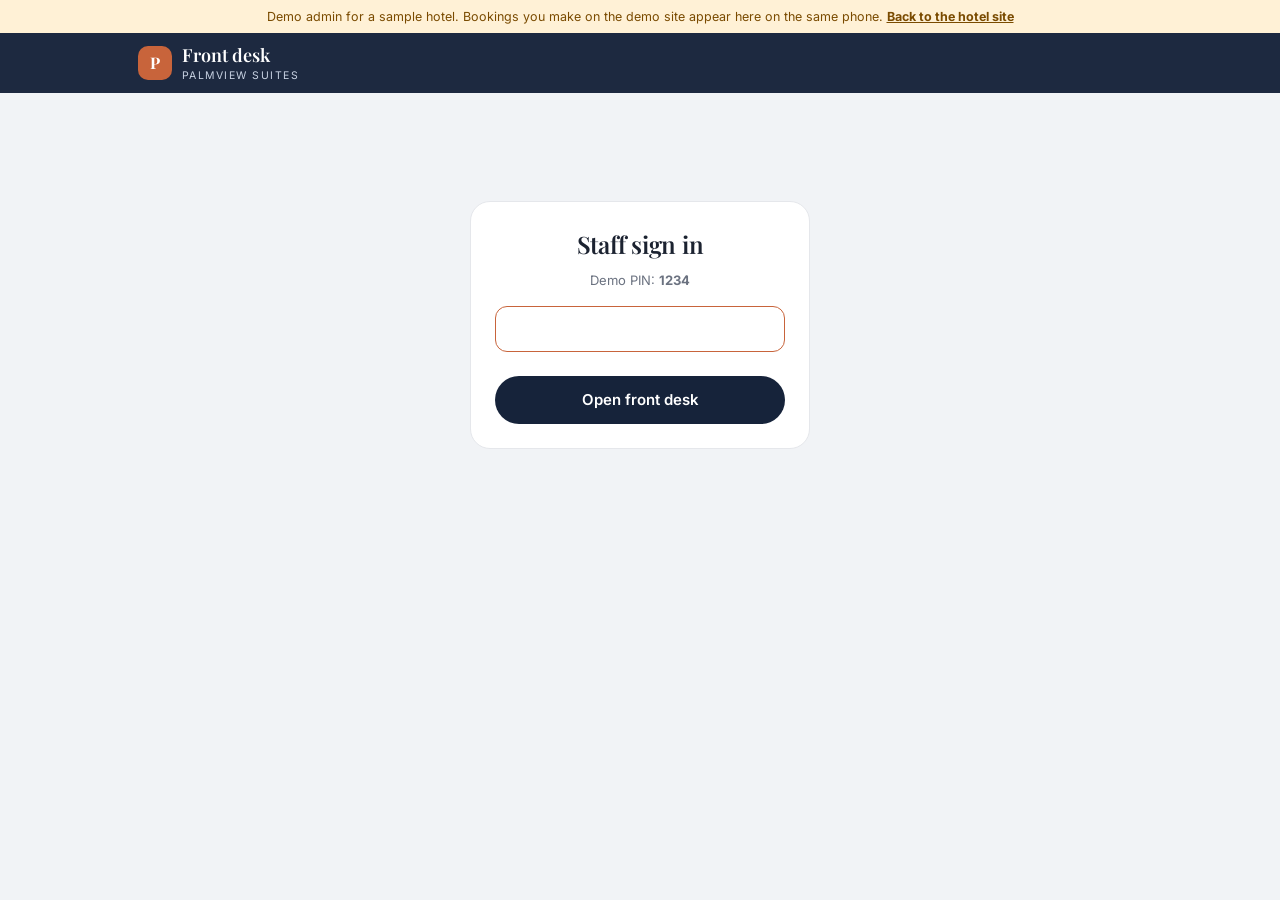
<file: hotel-demo/admin.html>
<!doctype html>
<html lang="en">
<head>
<meta charset="utf-8">
<meta name="viewport" content="width=device-width,initial-scale=1,viewport-fit=cover">
<title>Front desk · Palmview Suites (demo)</title>
<meta name="robots" content="noindex">
<meta name="theme-color" content="#16233A">
<link rel="preconnect" href="https://fonts.googleapis.com"><link rel="preconnect" href="https://fonts.gstatic.com" crossorigin>
<link href="https://fonts.googleapis.com/css2?family=Inter:wght@400;600;700&family=Playfair+Display:wght@600;700&display=swap" rel="stylesheet">
<link rel="stylesheet" href="styles.css">
<style>
  body{background:#F1F3F6}
  .pin{max-width:340px;margin:12vh auto;background:#fff;border-radius:20px;padding:24px;text-align:center;border:1px solid #E5E7EB}
  .pin input{text-align:center;font-size:24px;letter-spacing:.4em}
  .tabs{display:flex;gap:4px;overflow-x:auto;background:#fff;border-bottom:1px solid #E5E7EB;padding:8px 12px;position:sticky;top:60px;z-index:10}
  .tab{border:0;background:transparent;padding:9px 14px;border-radius:999px;font:600 14px Inter,sans-serif;color:#4B5563;white-space:nowrap;cursor:pointer}
  .tab.on{background:var(--navy);color:#fff}
  main{padding:18px 0 60px}
  .kpis{display:grid;grid-template-columns:repeat(2,1fr);gap:10px}
  @media(min-width:760px){.kpis{grid-template-columns:repeat(4,1fr)}}
  .kpi{background:#fff;border:1px solid #E5E7EB;border-radius:14px;padding:14px}
  .kpi small{display:block;font-size:11.5px;letter-spacing:.08em;text-transform:uppercase;color:var(--muted);font-weight:700}
  .kpi b{font-size:26px}
  .card{background:#fff;border:1px solid #E5E7EB;border-radius:14px;margin-top:14px;overflow:hidden}
  .card h3{font-family:Inter,sans-serif;font-size:15px;padding:12px 14px;border-bottom:1px solid #F0F0F0}
  .row{display:flex;justify-content:space-between;gap:10px;padding:11px 14px;border-bottom:1px solid #F5F5F5;align-items:center}
  .row:last-child{border-bottom:0}
  .row .who b{display:block}.row .who span{font-size:12.5px;color:var(--muted)}
  .pill{font-size:11.5px;font-weight:700;padding:3px 9px;border-radius:999px;white-space:nowrap}
  .p-confirmed{background:#E0ECFF;color:#1D4ED8}.p-checked_in{background:#E8F6EE;color:#1F8A5B}.p-checked_out{background:#EEE;color:#555}.p-cancelled{background:#FEF3F2;color:#B42318}
  .mini{min-height:36px;padding:0 12px;font-size:13px}
  .cal{overflow-x:auto}
  .cal table{border-collapse:separate;border-spacing:3px;font-size:12px;padding:8px}
  .cal th{font-weight:600;color:var(--muted);min-width:38px;text-align:center;line-height:1.2}
  .cal th.today{color:var(--clay)}
  .cal td{height:34px;min-width:38px;border-radius:7px;background:#F3F4F6;cursor:pointer;text-align:center}
  .cal td.room{background:transparent;font-weight:700;cursor:default;text-align:left;padding-right:6px;position:sticky;left:0;background:#fff}
  .cal td.bk{background:#C8643B;color:#fff}
  .cal td.in{background:#1F8A5B;color:#fff}
  .cal td.bl{background:repeating-linear-gradient(45deg,#9CA3AF,#9CA3AF 4px,#D1D5DB 4px,#D1D5DB 8px)}
  .legend{display:flex;gap:12px;flex-wrap:wrap;font-size:12.5px;padding:0 14px 12px;color:var(--muted)}
  .legend i{display:inline-block;width:12px;height:12px;border-radius:3px;vertical-align:-2px;margin-right:4px}
  .price-row{display:flex;align-items:center;gap:10px;padding:12px 14px;border-bottom:1px solid #F5F5F5}
  .price-row .field{max-width:150px}
  .note{font-size:12.5px;color:var(--muted);padding:10px 14px}
</style>
</head>
<body>
<div class="demo-bar">Demo admin for a sample hotel. Bookings you make on the demo site appear here on the same phone. <a href="index.html">Back to the hotel site</a></div>
<header class="top"><div class="wrap">
  <a class="logo" href="index.html"><span class="logo-mark">P</span><span><b>Front desk</b><small>Palmview Suites</small></span></a>
  <button class="btn btn-ghost mini" id="lock" style="color:#fff;border-color:rgba(255,255,255,.3);display:none">Lock</button>
</div></header>

<div id="pinView" class="pin">
  <h2 class="serif" style="font-size:24px">Staff sign in</h2>
  <p class="meta" style="margin:6px 0 16px">Demo PIN: <b>1234</b></p>
  <form id="pinForm" class="stack"><input class="field" id="pin" inputmode="numeric" maxlength="4" autocomplete="off" aria-label="PIN"><div id="pinErr"></div><button class="btn btn-navy">Open front desk</button></form>
</div>

<div id="app" style="display:none">
  <nav class="tabs" id="tabs">
    <button class="tab on" data-t="today">Today</button><button class="tab" data-t="calendar">Room calendar</button>
    <button class="tab" data-t="bookings">Bookings</button><button class="tab" data-t="prices">Prices</button>
  </nav>
  <main><div class="wrap" id="view"></div></main>
</div>

<script src="data.js"></script>
<script src="admin.js"></script>
</body>
</html>
</file>
<file: hotel-demo/styles.css>
:root{
  --navy:#16233A; --navy-2:#1F3150; --clay:#C8643B; --clay-d:#A94F2B; --sand:#FAF6EF; --paper:#FFFFFF;
  --line:#E7DFD2; --ink:#1B2230; --muted:#6B7280; --ok:#1F8A5B; --warn:#B7791F; --bad:#B42318;
}
*{box-sizing:border-box;margin:0;padding:0}
html{scroll-behavior:smooth}
body{font-family:Inter,system-ui,-apple-system,Segoe UI,Roboto,sans-serif;background:var(--sand);color:var(--ink);line-height:1.55;-webkit-font-smoothing:antialiased}
h1,h2,h3,.serif{font-family:"Playfair Display",Georgia,serif;font-weight:600;letter-spacing:-.01em}
a{color:inherit}
img{display:block;max-width:100%}
.wrap{max-width:1040px;margin:0 auto;padding:0 18px}
.btn{display:inline-flex;align-items:center;justify-content:center;gap:8px;min-height:48px;padding:0 20px;border-radius:999px;border:0;font:600 15px Inter,system-ui,sans-serif;cursor:pointer;text-decoration:none;transition:transform .12s,background .15s}
.btn:active{transform:scale(.98)}
.btn-clay{background:var(--clay);color:#fff}.btn-clay:hover{background:var(--clay-d)}
.btn-navy{background:var(--navy);color:#fff}
.btn-ghost{background:transparent;border:1.5px solid var(--line);color:var(--ink)}
.btn-wa{background:#1FAF53;color:#fff}
.btn[disabled]{opacity:.5;cursor:not-allowed}
.demo-bar{background:#FFF1D6;color:#7A4B00;font-size:12.5px;text-align:center;padding:7px 12px}
.demo-bar a{font-weight:700}

/* header */
.top{position:sticky;top:0;z-index:20;background:rgba(22,35,58,.97);color:#fff}
.top .wrap{display:flex;align-items:center;justify-content:space-between;height:60px}
.logo{display:flex;align-items:center;gap:10px;text-decoration:none}
.logo-mark{width:34px;height:34px;border-radius:10px;background:var(--clay);display:grid;place-items:center;font-family:"Playfair Display",serif;font-weight:700}
.logo b{font-family:"Playfair Display",serif;font-size:18px;font-weight:600}
.logo small{display:block;font-size:10.5px;letter-spacing:.14em;text-transform:uppercase;color:#C9D3E3;margin-top:-2px}

/* hero */
.hero{position:relative;background:linear-gradient(160deg,#16233A 0%,#243A5E 55%,#8C4A2F 130%);color:#fff;overflow:hidden}
.hero-img{position:absolute;inset:0;background-size:cover;background-position:center;opacity:.35}
.hero .wrap{position:relative;padding:54px 18px 36px}
.hero .kicker{font-size:12px;letter-spacing:.2em;text-transform:uppercase;color:#F3C9A8}
.hero h1{font-size:clamp(34px,7vw,56px);line-height:1.08;margin:10px 0 12px;max-width:14ch}
.hero p{color:#DCE3EE;max-width:46ch}
.search{margin-top:26px;background:#fff;color:var(--ink);border-radius:18px;padding:14px;display:grid;gap:10px;grid-template-columns:1fr 1fr;box-shadow:0 18px 40px rgba(0,0,0,.25)}
.search label{display:block;font-size:11.5px;font-weight:700;letter-spacing:.06em;text-transform:uppercase;color:var(--muted);margin-bottom:4px}
.field{width:100%;min-height:46px;border:1.5px solid var(--line);border-radius:12px;padding:0 12px;font:16px Inter,system-ui,sans-serif;background:#fff;color:var(--ink)}
.field:focus{outline:none;border-color:var(--clay)}
textarea.field{padding:10px 12px;min-height:80px;resize:vertical}
.search .full{grid-column:1/-1}
.search>*{min-width:0}
.field{min-width:0;max-width:100%}
@media(min-width:760px){.search{grid-template-columns:1fr 1fr .7fr auto;align-items:end}.search .full{grid-column:auto}}

/* sections */
section{padding:46px 0}
.eyebrow{font-size:12px;letter-spacing:.18em;text-transform:uppercase;color:var(--clay);font-weight:700}
.h2{font-size:clamp(26px,4.5vw,34px);margin:6px 0 8px}
.lead{color:var(--muted);max-width:56ch}
.grid{display:grid;gap:18px;margin-top:22px}
@media(min-width:760px){.grid.three{grid-template-columns:repeat(3,1fr)}}
.room{background:var(--paper);border:1px solid var(--line);border-radius:18px;overflow:hidden;display:flex;flex-direction:column}
.room-img{aspect-ratio:16/10;background-size:cover;background-position:center;position:relative}
.room-img .ph{position:absolute;inset:0;display:grid;place-items:center;color:rgba(255,255,255,.9)}
.room-body{padding:16px;display:flex;flex-direction:column;gap:8px;flex:1}
.room h3{font-size:21px}
.meta{font-size:13px;color:var(--muted)}
.perks{display:flex;flex-wrap:wrap;gap:6px;margin:4px 0}
.perk{font-size:12px;background:#F3EEE5;border-radius:999px;padding:4px 10px}
.price{font-family:"Playfair Display",serif;font-size:24px;font-weight:600}
.price small{font-family:Inter,sans-serif;font-size:13px;color:var(--muted);font-weight:400}
.left{font-size:12.5px;font-weight:700;color:var(--warn)}
.left.none{color:var(--bad)}
.room .spacer{flex:1}
.amen{display:grid;grid-template-columns:repeat(2,1fr);gap:12px;margin-top:20px}
@media(min-width:760px){.amen{grid-template-columns:repeat(4,1fr)}}
.amen div{background:#fff;border:1px solid var(--line);border-radius:14px;padding:14px;font-size:14px}
.amen b{display:block;font-size:15px;margin-bottom:2px}
.info{background:var(--navy);color:#fff}
.info .lead{color:#C9D3E3}
.info-grid{display:grid;gap:14px;margin-top:20px}
@media(min-width:760px){.info-grid{grid-template-columns:repeat(3,1fr)}}
.info-card{border:1px solid rgba(255,255,255,.15);border-radius:14px;padding:16px}
.info-card b{display:block;color:#F3C9A8;font-size:12px;letter-spacing:.12em;text-transform:uppercase;margin-bottom:4px}
footer{padding:28px 0 40px;font-size:13px;color:var(--muted);text-align:center}
footer a{font-weight:700;color:var(--clay)}
.pitch{background:#fff;border:1px dashed var(--clay);border-radius:16px;padding:18px;margin:0 auto 18px;max-width:560px;text-align:center}

/* booking sheet */
.sheet-bg{position:fixed;inset:0;background:rgba(10,16,28,.55);z-index:50;display:none}
.sheet{position:fixed;left:0;right:0;bottom:0;z-index:51;background:#fff;border-radius:22px 22px 0 0;max-height:92vh;overflow:auto;padding:18px 18px 26px;transform:translateY(100%);transition:transform .25s ease}
.sheet.open{transform:none}.sheet-bg.open{display:block}
@media(min-width:760px){.sheet{left:50%;right:auto;bottom:auto;top:50%;width:520px;border-radius:22px;transform:translate(-50%,-40%);opacity:0;pointer-events:none;transition:all .2s}.sheet.open{transform:translate(-50%,-50%);opacity:1;pointer-events:auto}}
.sheet h3{font-size:22px;margin-bottom:4px}
.grab{width:42px;height:5px;border-radius:9px;background:#DDD;margin:0 auto 12px}
.steps{display:flex;gap:6px;margin:6px 0 16px}.steps i{flex:1;height:4px;border-radius:9px;background:#EEE}.steps i.on{background:var(--clay)}
.summary{background:var(--sand);border-radius:14px;padding:12px 14px;font-size:14px;margin:12px 0}
.summary div{display:flex;justify-content:space-between;gap:10px;padding:3px 0}
.summary .tot{border-top:1px solid var(--line);margin-top:6px;padding-top:8px;font-weight:700;font-size:16px}
.stack{display:grid;gap:12px}
.err{background:#FEF3F2;color:var(--bad);border-radius:10px;padding:10px 12px;font-size:14px}
.pay-choice{display:grid;gap:10px}
.pay-opt{border:1.5px solid var(--line);border-radius:14px;padding:14px;cursor:pointer;display:flex;gap:12px;align-items:flex-start}
.pay-opt.sel{border-color:var(--clay);background:#FFF7F2}
.pay-opt b{display:block}
.pstack{border-radius:16px;border:1px solid #E5E7EB;padding:18px;text-align:center}
.pstack .logo-ps{font-weight:800;color:#0BA4DB;font-size:18px}
.done{text-align:center}
.done .tick{width:64px;height:64px;border-radius:50%;background:#E8F6EE;color:var(--ok);display:grid;place-items:center;margin:4px auto 12px;font-size:32px}
.refbox{font-family:ui-monospace,Menlo,monospace;font-size:20px;font-weight:700;letter-spacing:.08em;background:var(--sand);border-radius:12px;padding:10px;margin:10px 0}
.x{position:absolute;right:14px;top:12px;width:40px;height:40px;border-radius:50%;border:0;background:#F3F4F6;font-size:20px;cursor:pointer}
</file>
